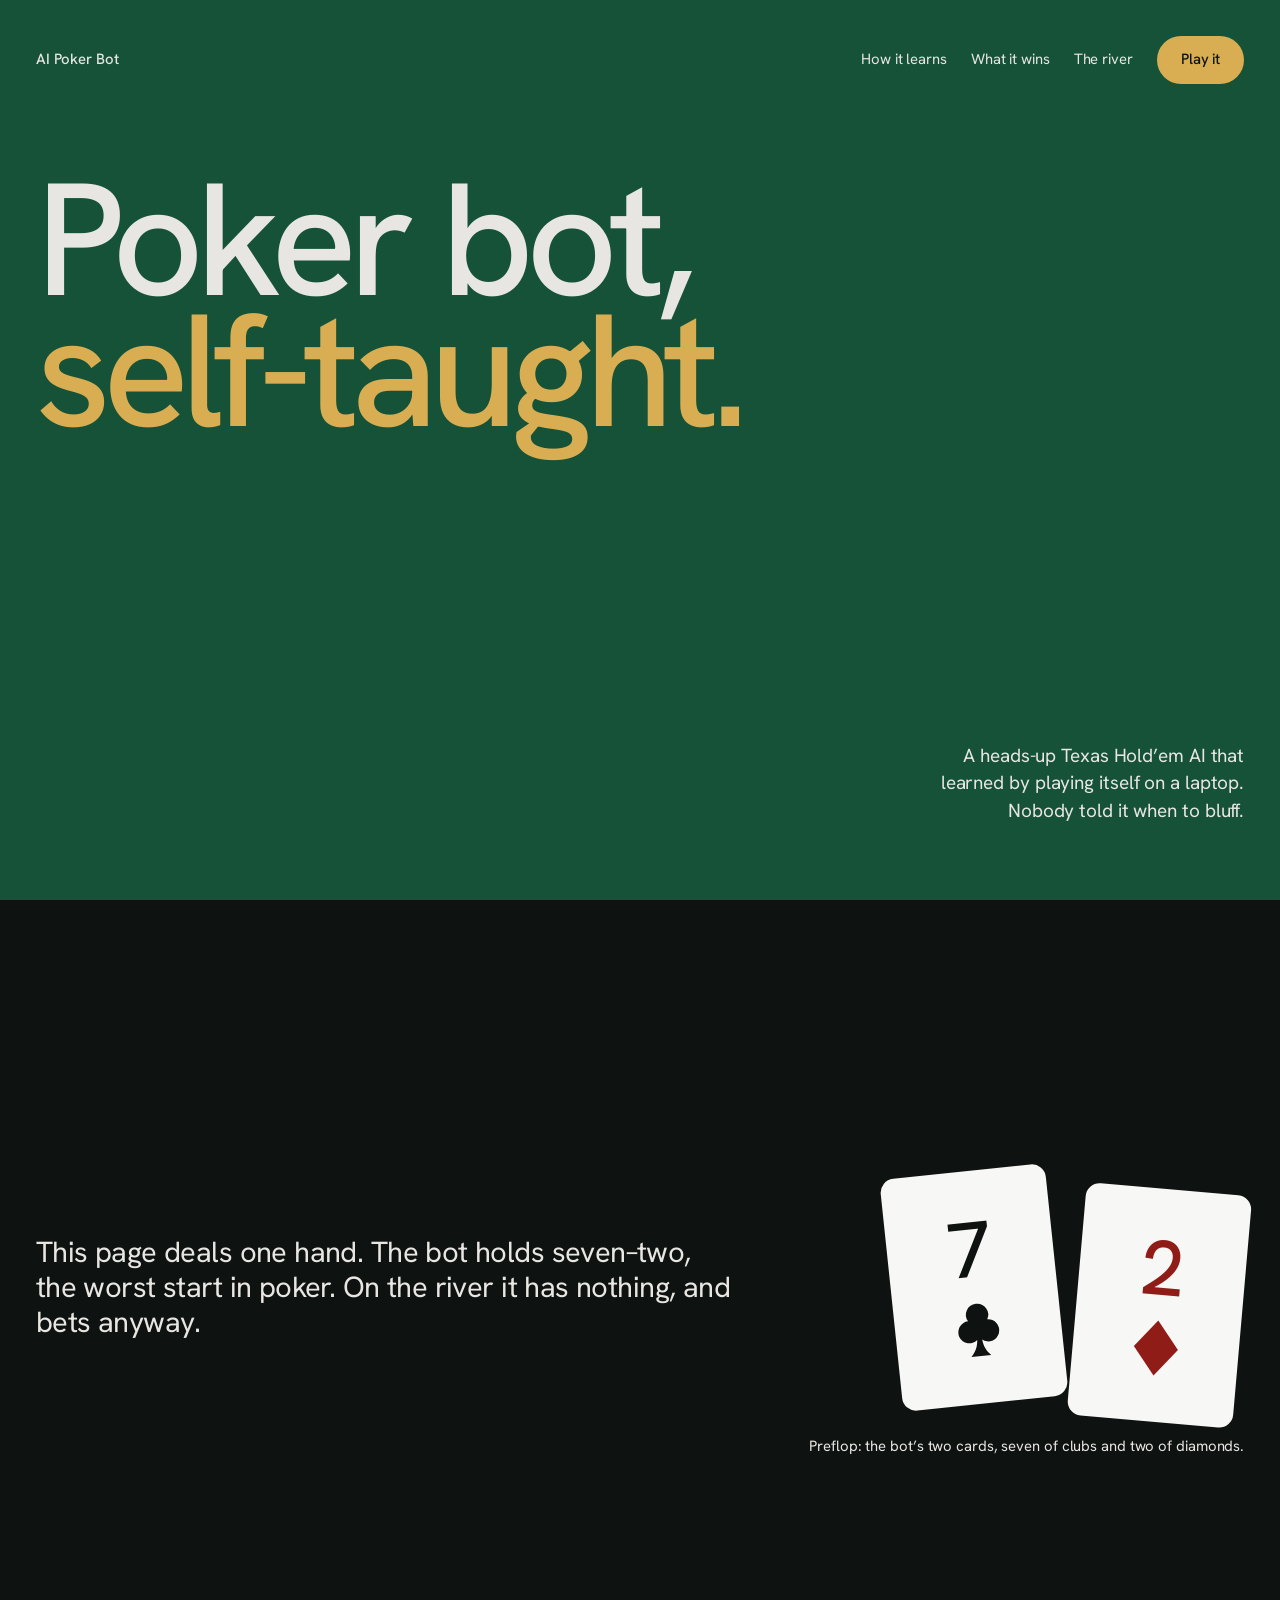
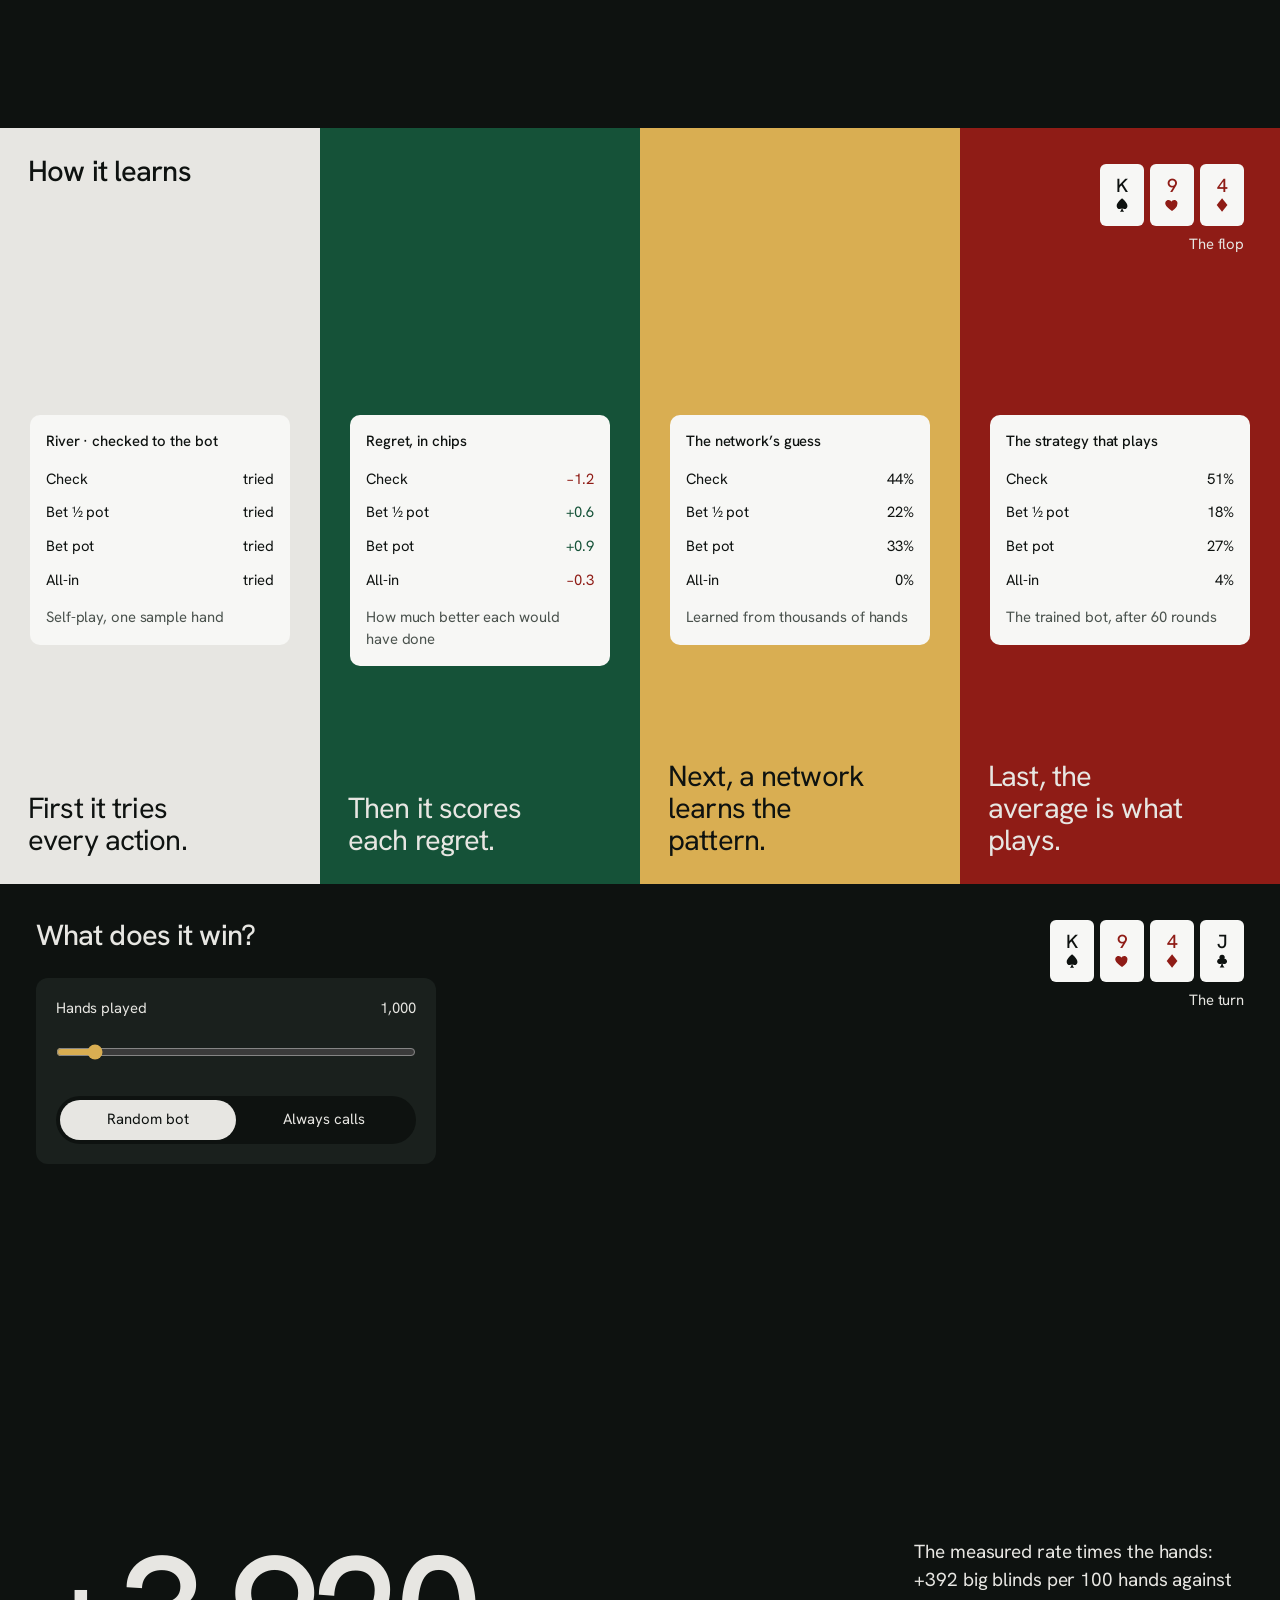
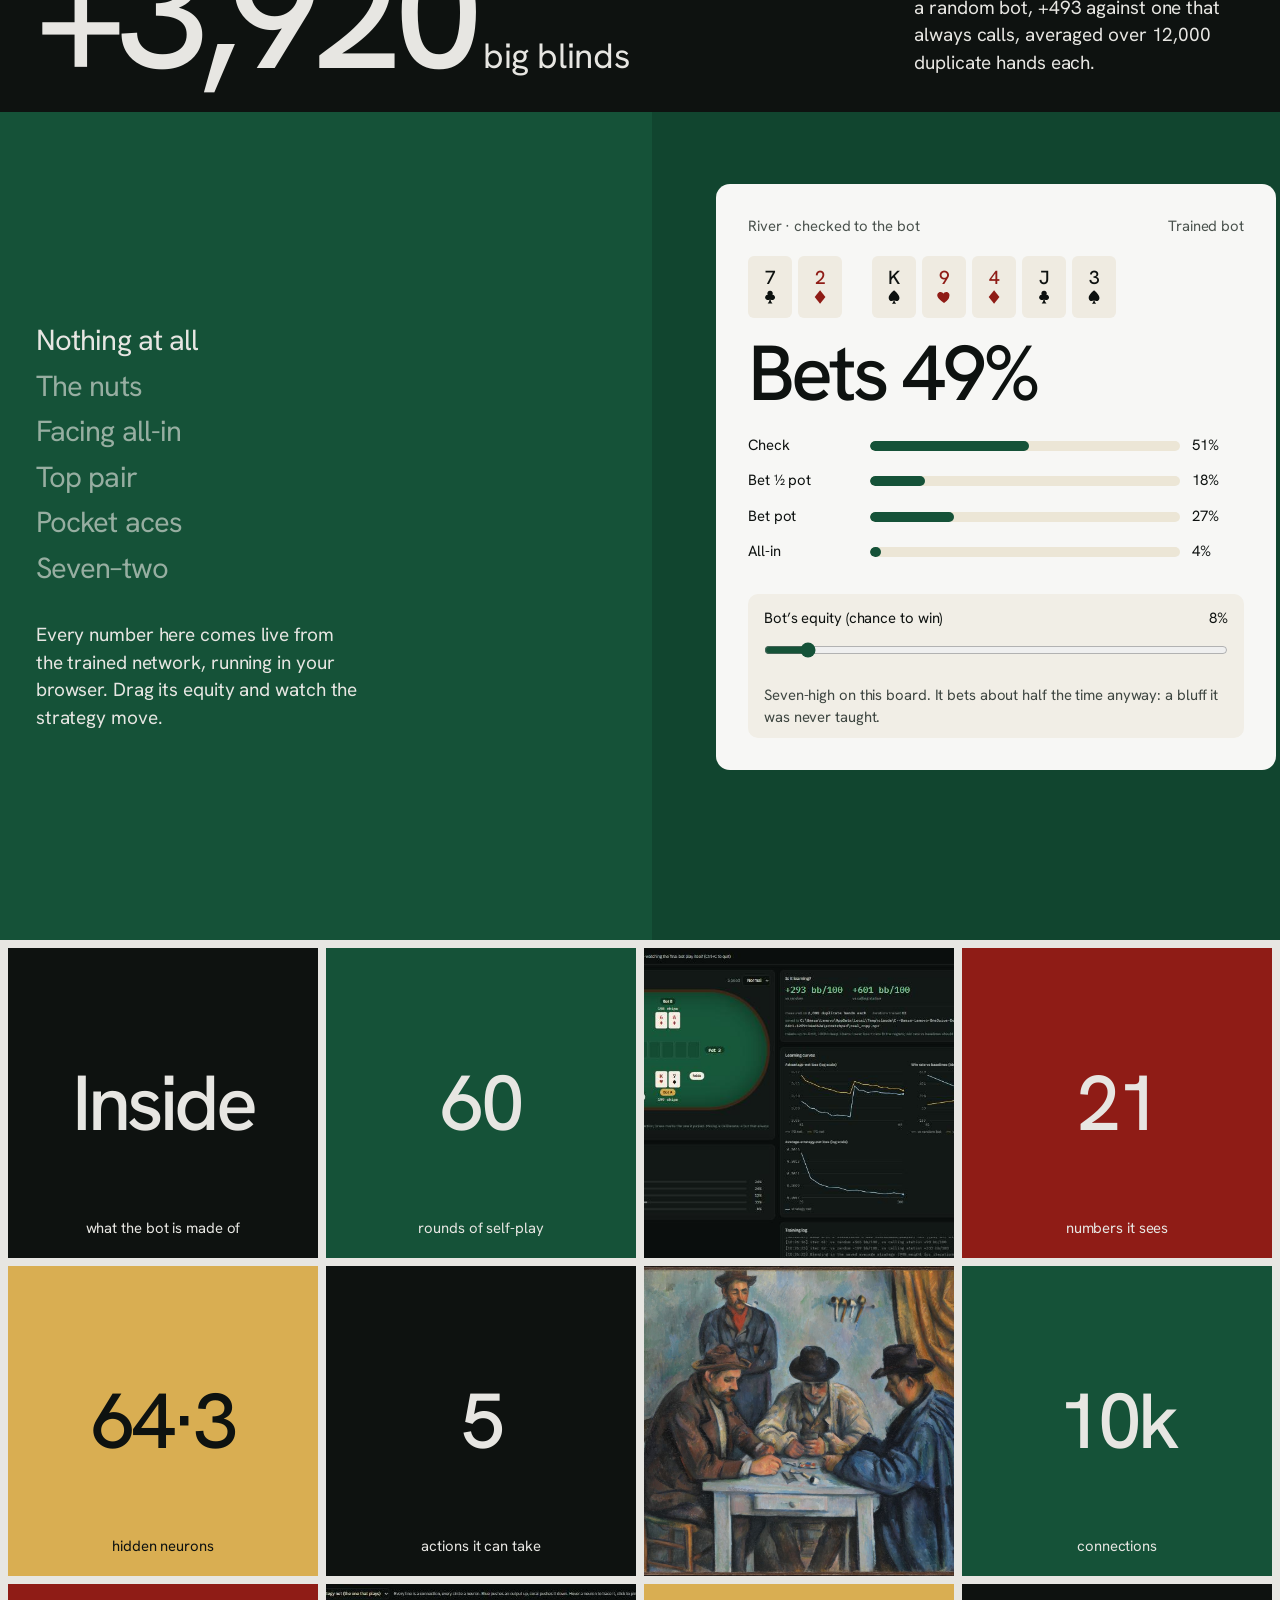
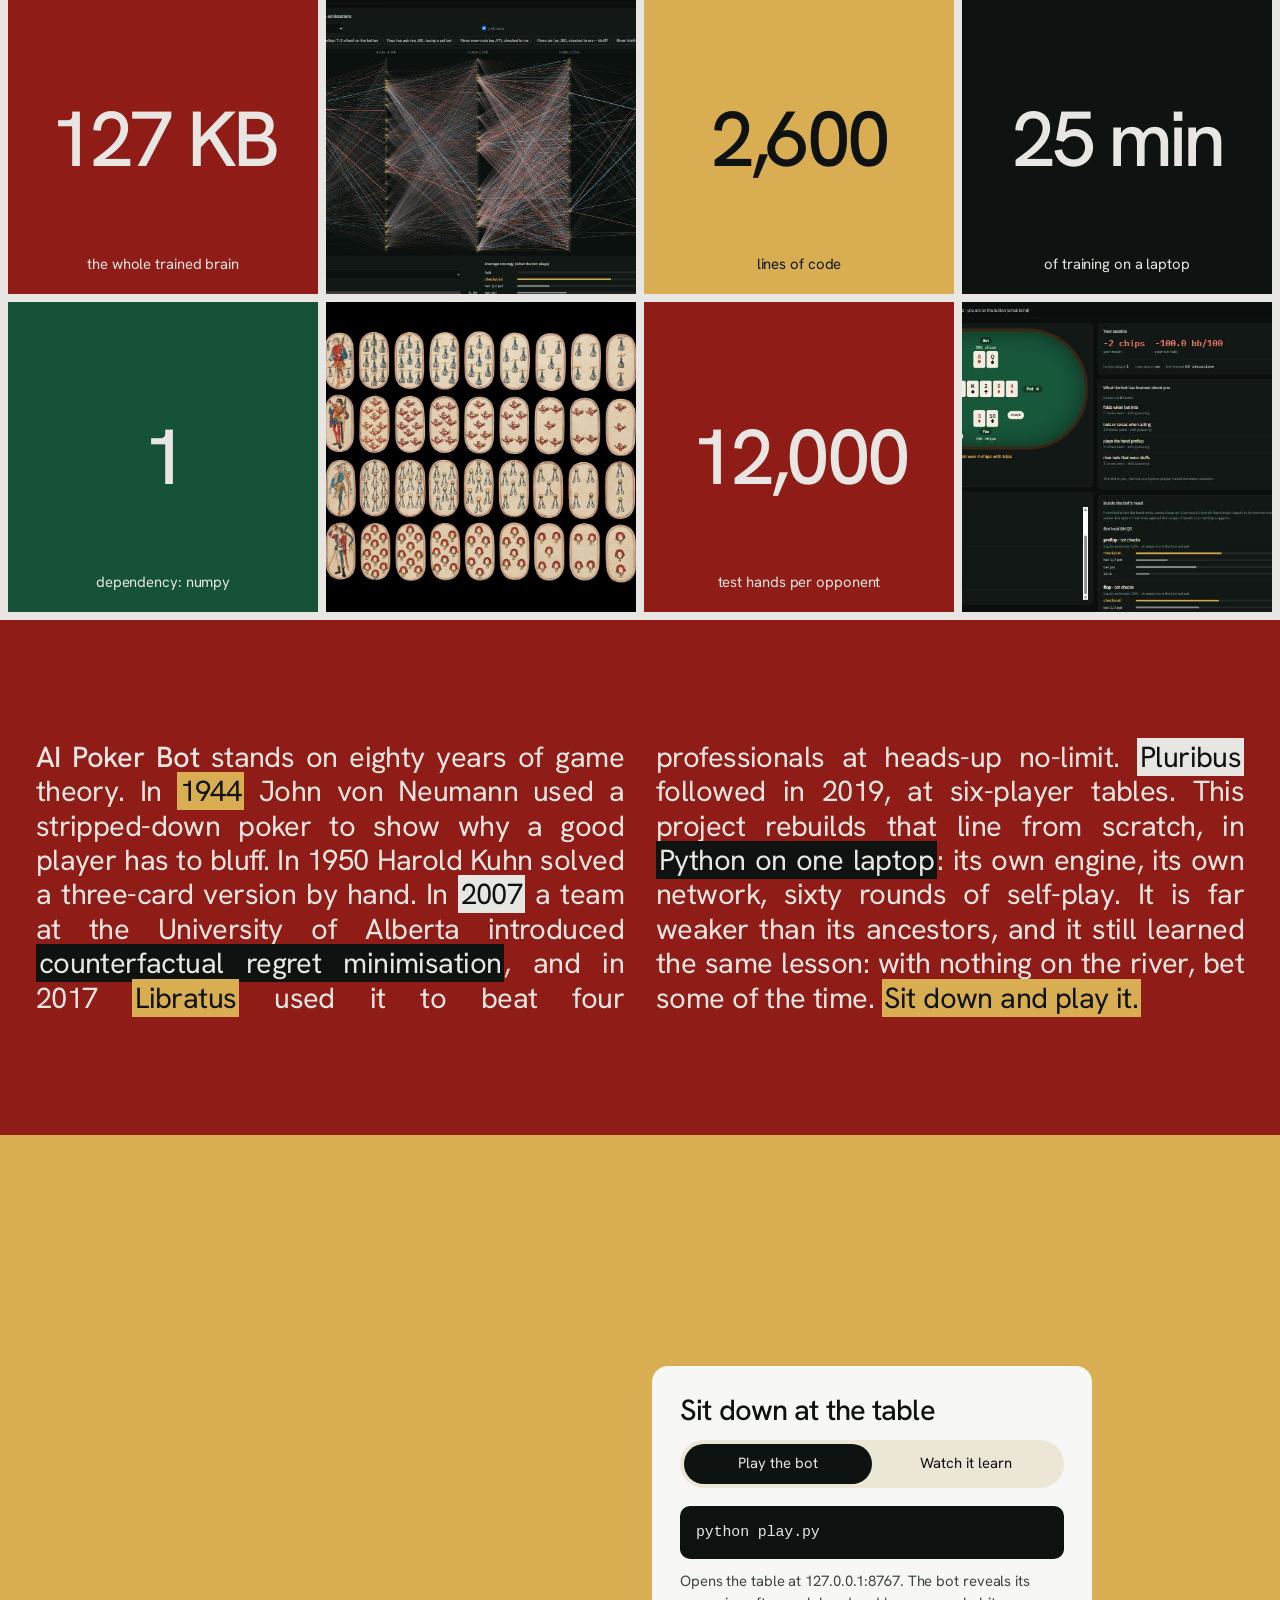
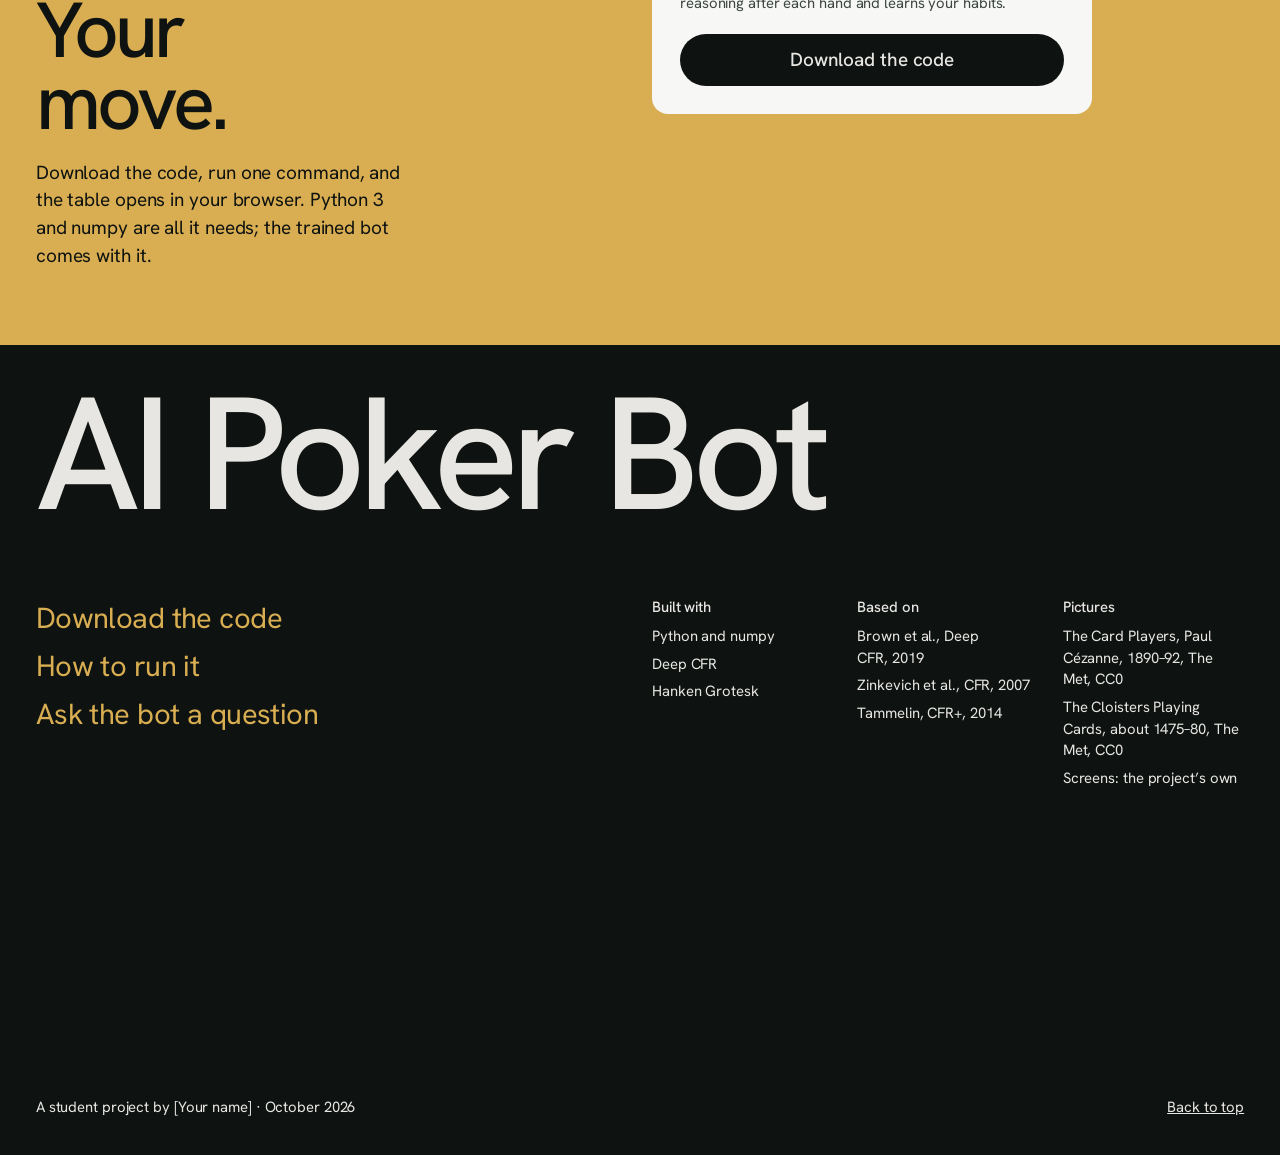
<file: showcase/index.html>
<!doctype html>
<html lang="en">
<head>
<meta charset="utf-8">
<meta name="viewport" content="width=device-width, initial-scale=1">
<title>AI Poker Bot · a self-taught Texas Hold’em player</title>
<meta name="description" content="A heads-up no-limit Texas Hold’em AI that learned by playing itself on a laptop, with Deep CFR. It taught itself to bluff.">
<link rel="preconnect" href="https://fonts.googleapis.com">
<link rel="preconnect" href="https://fonts.gstatic.com" crossorigin>
<link href="https://fonts.googleapis.com/css2?family=Hanken+Grotesk:wght@400;500&display=swap" rel="stylesheet">
<style>
:root {
  --felt: #155238;
  --felt-stage: #11452F;
  --black: #0E1210;
  --ivory: #E7E6E2;
  --red: #8F1C16;
  --brass: #D9AE52;
  --paper: #F7F7F5;
  --step-small: clamp(0.875rem, 0.85rem + 0.1vw, 0.9375rem);
  --step-body: clamp(1.0625rem, 1rem + 0.25vw, 1.1875rem);
  --step-lead: clamp(1.375rem, 1.1rem + 0.9vw, 2.125rem);
  --step-head: clamp(2.5rem, 1.2rem + 4.6vw, 5.5rem);
  --step-display: clamp(3.5rem, 12.5vw, 13rem);
  --m: clamp(16px, 2.8vw, 40px);
  --ease-out: cubic-bezier(0.23, 1, 0.32, 1);
}
* { box-sizing: border-box; margin: 0; }
html { -webkit-font-smoothing: antialiased; scroll-behavior: smooth; }
body { font-family: "Hanken Grotesk", system-ui, sans-serif; font-size: var(--step-body); line-height: 1.45; letter-spacing: -0.005em; background: var(--black); color: var(--ivory); }
a { color: inherit; }
img { display: block; max-width: 100%; }
button, input { font: inherit; color: inherit; }
:focus-visible { outline: 3px solid var(--brass); outline-offset: 3px; }
.num { font-variant-numeric: tabular-nums; }
.field { position: relative; min-height: 92svh; padding: var(--m); overflow: hidden; }
.f-felt { background: var(--felt); color: var(--ivory); }
.f-black { background: var(--black); color: var(--ivory); }
.f-ivory { background: var(--ivory); color: var(--black); }
.f-red { background: var(--red); color: var(--ivory); }
.f-brass { background: var(--brass); color: var(--black); }
h1, h2, h3 { font-weight: 500; letter-spacing: -0.05em; line-height: 0.9; text-wrap: balance; }
p { text-wrap: pretty; }

.btn { display: inline-flex; align-items: center; justify-content: center; min-height: 48px; padding: 0 24px; border: 0; border-radius: 999px;
  background: var(--brass); color: var(--black); font-weight: 500; text-decoration: none; cursor: pointer;
  transition: transform 160ms var(--ease-out), background-color 160ms var(--ease-out); }
.btn:hover { background: #E7C06A; }
.btn:active { transform: scale(0.97); }
.btn.dark { background: var(--black); color: var(--ivory); }
.btn.dark:hover { background: #26302B; }

.pc { width: 44px; height: 62px; border-radius: 6px; background: var(--paper); color: var(--black); display: inline-flex; flex-direction: column;
  align-items: center; justify-content: center; gap: 2px; line-height: 1; font-weight: 500; font-size: var(--step-body); }
.pc .s { width: 0.85em; height: 0.85em; fill: currentColor; }
.pc.red { color: var(--red); }
.pc.big { width: clamp(120px, 13vw, 190px); height: clamp(168px, 18.2vw, 266px); border-radius: 14px; font-size: var(--step-head); gap: 8px; }
.board { position: absolute; top: var(--m); right: var(--m); display: flex; flex-direction: column; align-items: flex-end; gap: 8px; z-index: 1; }
.board .cards { display: flex; gap: 6px; }
.board p { font-size: var(--step-small); }

/* hero */
.hero { min-height: 100svh; display: grid; grid-template-rows: auto 1fr auto; }
.nav { display: flex; align-items: center; justify-content: space-between; gap: 24px; font-size: var(--step-small); }
.nav .links { display: flex; align-items: center; gap: 24px; }
.nav .links a { text-decoration: none; }
.nav .links a:not(.btn):hover { text-decoration: underline; text-underline-offset: 4px; }
.hero h1 { font-size: var(--step-display); line-height: 0.82; letter-spacing: -0.05em; margin-top: 10svh; }
.lines .line { display: block; overflow: hidden; padding-bottom: 0.2em; margin-bottom: -0.2em; }
.lines [data-line] { display: block; }
.hero .l2 { color: var(--brass); }
.hero .support { justify-self: end; max-width: 30ch; font-size: var(--step-body); text-align: right; margin-bottom: 40px; }

/* preflop */
.preflop { display: grid; grid-template-columns: repeat(12, 1fr); column-gap: 24px; align-items: center; align-content: center; }
.preflop .statement { grid-column: 1 / span 7; font-size: var(--step-lead); line-height: 1.2; letter-spacing: -0.02em; }
.preflop .hand { grid-column: 8 / span 5; display: flex; gap: 20px; justify-content: flex-end; }
.preflop .hand .pc:nth-child(1) { transform: rotate(-6deg); }
.preflop .hand .pc:nth-child(2) { transform: rotate(5deg) translateY(18px); }
.preflop .caption { grid-column: 8 / span 5; text-align: right; font-size: var(--step-small); margin-top: 32px; }

/* flop: how it learns */
.strip { display: grid; grid-template-columns: repeat(4, 1fr); }
.strip .col { position: relative; min-height: 84svh; padding: 28px; display: flex; flex-direction: column; }
.strip h2 { font-size: var(--step-lead); letter-spacing: -0.03em; line-height: 1.05; }
.strip .card-wrap { position: absolute; top: 38%; left: 50%; transform: translateX(-50%); transition: transform 150ms var(--ease-out); }
.strip .col:hover .card-wrap { transform: translateX(-50%) translateY(-6px); }
.strip .clause { margin-top: auto; font-size: var(--step-lead); line-height: 1.1; letter-spacing: -0.03em; max-width: 13ch; }
.dcard { width: 260px; background: var(--paper); color: var(--black); border-radius: 10px; padding: 16px; font-size: var(--step-small); }
.dcard .t { font-weight: 500; margin-bottom: 10px; }
.dcard .row { display: flex; justify-content: space-between; padding: 6px 0; font-variant-numeric: tabular-nums; }
.dcard .sub { margin-top: 10px; color: #4A524D; }
.pos { color: #155238; } .neg { color: var(--red); }

/* turn: what it wins */
.wins { display: flex; flex-direction: column; justify-content: space-between; min-height: 92svh; }
.wins h2 { font-size: var(--step-lead); letter-spacing: -0.03em; line-height: 1.05; }
.control { width: min(400px, 100%); margin-top: 28px; background: #1A201D; border-radius: 12px; padding: 20px; }
.control label { display: flex; justify-content: space-between; font-size: var(--step-small); margin-bottom: 10px; }
.control input[type=range] { width: 100%; accent-color: var(--brass); height: 44px; }
.seg { display: flex; background: #0E1210; border-radius: 999px; padding: 4px; margin-top: 14px; }
.seg button { flex: 1; min-height: 40px; border: 0; border-radius: 999px; background: transparent; cursor: pointer; font-size: var(--step-small); transition: background-color 160ms var(--ease-out); }
.seg button[aria-pressed=true] { background: var(--ivory); color: var(--black); }
.wins .bottom { display: flex; justify-content: space-between; align-items: flex-end; gap: 32px; flex-wrap: wrap; }
.figure { font-size: var(--step-display); line-height: 0.8; letter-spacing: -0.05em; font-weight: 500; font-variant-numeric: tabular-nums; }
.figure small { font-size: 0.22em; letter-spacing: -0.01em; margin-left: 0.2em; font-weight: 400; }
.wins .how { max-width: 30ch; }

/* river */
.river { display: grid; grid-template-columns: repeat(12, 1fr); column-gap: 24px; padding: 0; min-height: 92svh; }
.river .names { grid-column: 1 / span 5; padding: calc(var(--m) * 2) var(--m); display: flex; flex-direction: column; justify-content: center; gap: 4px; }
.river .names button { text-align: left; background: none; border: 0; cursor: pointer; font-size: var(--step-lead); line-height: 1.15; letter-spacing: -0.03em;
  color: rgba(231, 230, 226, 0.62); padding: 4px 0; transition: color 160ms var(--ease-out), transform 160ms var(--ease-out); }
.river .names button:hover { color: var(--ivory); transform: translateX(6px); }
.river .names button[aria-pressed=true] { color: var(--ivory); }
.river .names p { max-width: 34ch; margin-top: 28px; }
.river .stage { grid-column: 7 / span 6; background: var(--felt-stage); position: relative; overflow: hidden; min-height: 92svh; }
.sheet { position: absolute; top: 72px; left: 64px; width: 560px; background: var(--paper); color: var(--black); border-radius: 14px; padding: 32px;
  transition: opacity 200ms var(--ease-out); }
.sheet .head { display: flex; justify-content: space-between; gap: 16px; font-size: var(--step-small); color: #4A524D; }
.sheet .cards { display: flex; gap: 6px; margin: 18px 0; align-items: center; }
.sheet .cards .gap { width: 18px; }
.sheet .pc { background: #EFEBE1; }
.sheet .verdict { font-size: var(--step-head); letter-spacing: -0.05em; line-height: 0.95; font-weight: 500; margin: 6px 0 18px; font-variant-numeric: tabular-nums; }
.sheet .act { display: grid; grid-template-columns: 110px 1fr 52px; gap: 12px; align-items: center; padding: 7px 0; font-size: var(--step-small); font-variant-numeric: tabular-nums; }
.sheet .act .bar { height: 10px; background: #ECE6D6; border-radius: 999px; overflow: hidden; }
.sheet .act .bar i { display: block; height: 100%; background: var(--felt); border-radius: 999px; transition: width 220ms var(--ease-out); }
.sheet .act.off { color: #9AA19C; }
.sheet .eq { margin-top: 24px; padding: 14px 16px 10px; background: #F1EEE6; border-radius: 10px; }
.sheet .eq label { display: flex; justify-content: space-between; font-size: var(--step-small); }
.sheet .eq input { width: 100%; height: 40px; accent-color: var(--felt); }
.sheet .note { font-size: var(--step-small); color: #3E4641; margin-top: 8px; }

/* showdown: gallery */
.gallery { padding: 8px; min-height: auto; }
.tiles { display: grid; grid-template-columns: repeat(4, 1fr); gap: 8px; }
.tile { aspect-ratio: 1; position: relative; display: flex; align-items: center; justify-content: center; overflow: hidden; }
.tile .big { font-size: var(--step-head); letter-spacing: -0.05em; line-height: 1; font-weight: 500; font-variant-numeric: tabular-nums; }
.tile .cap { position: absolute; bottom: 18px; left: 0; right: 0; text-align: center; font-size: var(--step-small); padding: 0 12px; }
.tile img { width: 100%; height: 100%; object-fit: cover; }
.t-black { background: var(--black); color: var(--ivory); } .t-felt { background: var(--felt); color: var(--ivory); }
.t-red { background: var(--red); color: var(--ivory); } .t-brass { background: var(--brass); color: var(--black); }
.t-pic { background: var(--black); }

/* history */
.history { padding: 120px var(--m); min-height: auto; }
.history .story { columns: 2; column-gap: 32px; font-size: var(--step-lead); line-height: 1.18; letter-spacing: -0.02em; text-align: justify; hyphens: auto; }
.hl { box-decoration-break: clone; -webkit-box-decoration-break: clone; padding: 0 0.1em; }
.hl-b { background: var(--brass); color: var(--black); } .hl-i { background: var(--ivory); color: var(--black); } .hl-k { background: var(--black); color: var(--ivory); }
.history a.hl { text-decoration: none; }
.history a.hl:hover { background: var(--ivory); }

/* your move */
.move { display: grid; grid-template-columns: repeat(12, 1fr); column-gap: 24px; min-height: 90svh; }
.move .close { grid-column: 1 / span 5; align-self: end; padding-bottom: 40px; }
.move h2 { font-size: var(--step-head); line-height: 0.92; }
.move .close p { margin-top: 20px; max-width: 34ch; }
.dialog { grid-column: 7 / span 5; align-self: center; width: min(440px, 100%); background: var(--paper); color: var(--black); border-radius: 16px; padding: 28px; }
.dialog h3 { font-size: var(--step-lead); letter-spacing: -0.03em; line-height: 1.1; }
.dialog .seg { background: #ECE6D6; }
.dialog .seg button[aria-pressed=true] { background: var(--black); color: var(--ivory); }
.dialog pre { margin-top: 18px; background: var(--black); color: var(--ivory); border-radius: 10px; padding: 16px; font-size: var(--step-small); overflow-x: auto; }
.dialog .hint { font-size: var(--step-small); color: #3E4641; margin: 12px 0 20px; }
.dialog .btn { width: 100%; min-height: 52px; }

/* footer */
.foot { padding: var(--m); min-height: 90svh; display: flex; flex-direction: column; }
.foot .name { font-size: var(--step-display); line-height: 0.9; letter-spacing: -0.05em; font-weight: 500; white-space: nowrap; }
.foot .row { display: grid; grid-template-columns: repeat(12, 1fr); column-gap: 24px; margin-top: 72px; }
.foot .places { grid-column: 1 / span 5; display: flex; flex-direction: column; gap: 6px; }
.foot .places a { font-size: var(--step-lead); color: var(--brass); text-decoration: none; letter-spacing: -0.02em; }
.foot .places a:hover { text-decoration: underline; text-underline-offset: 6px; }
.foot .cols { grid-column: 7 / span 6; display: grid; grid-template-columns: repeat(3, 1fr); gap: 24px; font-size: var(--step-small); }
.foot .cols p { margin-bottom: 6px; }
.foot .cols b { font-weight: 500; display: block; margin-bottom: 8px; }
.foot .legal { margin-top: auto; padding-top: 96px; display: flex; justify-content: space-between; font-size: var(--step-small); }

/* motion */
@media (prefers-reduced-motion: no-preference) {
  .js .lines [data-line] { transform: translateY(105%); animation: line-up 900ms var(--ease-out) forwards; animation-delay: calc(var(--i) * 110ms + 150ms); }
  .js .hero .support, .js .hero .nav { opacity: 0; animation: fade-up 700ms var(--ease-out) 600ms forwards; }
  .js [data-reveal] { opacity: 0; transform: translateY(24px); transition: opacity 700ms var(--ease-out), transform 700ms var(--ease-out); transition-delay: calc(var(--d, 0) * 80ms); }
  .js [data-reveal].in { opacity: 1; transform: none; }
  .js .deal .pc { opacity: 0; transform: translateY(-28px) rotate(-8deg); transition: opacity 500ms var(--ease-out), transform 500ms var(--ease-out); transition-delay: calc(var(--k, 0) * 90ms + 200ms); }
  .js .deal.in .pc { opacity: 1; transform: none; }
  .js .preflop .hand.in .pc:nth-child(1) { transform: rotate(-6deg); }
  .js .preflop .hand.in .pc:nth-child(2) { transform: rotate(5deg) translateY(18px); }
  .tile img { animation: drift 14s ease-in-out infinite alternate; }
}
@media (prefers-reduced-motion: reduce) { * { transition: none !important; animation: none !important; } }
@keyframes line-up { to { transform: none; } }
@keyframes fade-up { from { opacity: 0; transform: translateY(12px); } to { opacity: 1; transform: none; } }
@keyframes drift { from { transform: scale(1); } to { transform: scale(1.07); } }

@media (max-width: 1100px) and (min-width: 761px) { .strip { grid-template-columns: repeat(2, 1fr); } }

/* phone */
@media (max-width: 760px) {
  .nav .links a:not(.btn) { display: none; }
  .hero h1 { margin-top: 16svh; font-size: 15.5vw; }
  .hero .support { justify-self: start; text-align: left; margin-bottom: 24px; }
  .preflop { display: flex; flex-direction: column; align-items: flex-start; gap: 40px; padding-top: 96px; }
  .preflop .hand { justify-content: flex-start; }
  .preflop .caption { text-align: left; margin-top: 0; }
  .strip { grid-template-columns: 1fr; }
  .strip .col { min-height: 64svh; padding: 20px; }
  .strip .card-wrap { position: static; transform: none; margin-top: 32px; }
  .strip .col:hover .card-wrap { transform: none; }
  .strip .clause { margin-top: 24px; order: -1; }
  .strip h2 { order: -2; margin-bottom: 8px; }
  .wins { min-height: 84svh; padding-top: 112px; }
  .wins .bottom { flex-direction: column; align-items: flex-start; }
  .river { display: block; }
  .river .names { padding: 112px 16px 24px; flex-direction: row; flex-wrap: wrap; gap: 4px 20px; justify-content: flex-start; }
  .river .names button { white-space: nowrap; }
  .river .names p { display: none; }
  .river .stage { min-height: 82svh; }
  .sheet { left: 16px; top: 24px; width: calc(100% - 32px); max-width: 560px; padding: 22px; }
  .tiles { grid-template-columns: repeat(2, 1fr); gap: 6px; }
  .history { padding: 96px 18px; }
  .history .story { columns: 1; line-height: 1.25; text-align: left; }
  .move { display: flex; flex-direction: column; justify-content: space-between; gap: 40px; min-height: 84svh; }
  .move .close { padding-bottom: 0; }
  .dialog { width: 100%; }
  .foot .row { display: flex; flex-direction: column; gap: 40px; margin-top: 48px; }
  .foot .cols { grid-template-columns: 1fr 1fr; }
  .foot .legal { padding-top: 64px; }
}
</style>
</head>
<body>
<svg width="0" height="0" style="position:absolute" aria-hidden="true">
  <symbol id="spade" viewBox="0 0 24 24"><path d="M12 2s-8 6.3-8 11.2C4 16 6 18 8.4 18c1.3 0 2.4-.5 3-1.2-.2 2-1 3.6-2.6 5.2h6.4c-1.6-1.6-2.4-3.2-2.6-5.2.6.7 1.7 1.2 3 1.2C18 18 20 16 20 13.2 20 8.3 12 2 12 2z"/></symbol>
  <symbol id="heart" viewBox="0 0 24 24"><path d="M12 21s-7.6-4.6-9.6-9.3C.9 8.3 3 4.5 6.7 4.5c2.2 0 3.6 1.2 4.3 2.5.7-1.3 2.1-2.5 4.3-2.5 3.7 0 5.8 3.8 4.3 7.2C19.6 16.4 12 21 12 21z"/></symbol>
  <symbol id="diamond" viewBox="0 0 24 24"><path d="M12 2l8 10-8 10-8-10z"/></symbol>
  <symbol id="club" viewBox="0 0 24 24"><path d="M12 2.5a4 4 0 0 1 3.5 6 4 4 0 1 1-2.6 7.1c.2 2.4 1 4.2 2.7 5.9H8.4c1.7-1.7 2.5-3.5 2.7-5.9a4 4 0 1 1-2.6-7.1 4 4 0 0 1 3.5-6z"/></symbol>
</svg>

<header class="field f-felt hero" id="top">
  <nav class="nav" aria-label="Main">
    <a href="#top" style="text-decoration:none;font-weight:500">AI Poker Bot</a>
    <div class="links">
      <a href="#learn">How it learns</a>
      <a href="#wins">What it wins</a>
      <a href="#river">The river</a>
      <a class="btn" href="#play">Play it</a>
    </div>
  </nav>
  <h1 class="lines">
    <span class="line"><span data-line style="--i:0">Poker bot,</span></span>
    <span class="line"><span data-line style="--i:1" class="l2">self-taught.</span></span>
  </h1>
  <p class="support">A heads-up Texas Hold’em AI that learned by playing itself on a laptop. Nobody told it when to bluff.</p>
</header>

<section class="field f-black preflop" aria-label="Preflop">
  <p class="statement" data-reveal>This page deals one hand. The bot holds seven–two, the worst start in poker. On the river it has nothing, and bets anyway.</p>
  <div class="hand deal" data-reveal>
    <div class="pc big" style="--k:0"><span>7</span><svg class="s" role="img" aria-label="clubs"><use href="#club"/></svg></div>
    <div class="pc big red" style="--k:1"><span>2</span><svg class="s" role="img" aria-label="diamonds"><use href="#diamond"/></svg></div>
  </div>
  <p class="caption" data-reveal style="--d:2">Preflop: the bot’s two cards, seven of clubs and two of diamonds.</p>
</section>

<section class="strip" id="learn" aria-label="The flop: how it learns">
  <div class="col f-ivory">
    <h2 data-reveal>How it learns</h2>
    <div class="card-wrap">
      <div class="dcard" data-ui data-reveal style="--d:1">
        <p class="t">River · checked to the bot</p>
        <div class="row"><span>Check</span><span>tried</span></div>
        <div class="row"><span>Bet ½ pot</span><span>tried</span></div>
        <div class="row"><span>Bet pot</span><span>tried</span></div>
        <div class="row"><span>All-in</span><span>tried</span></div>
        <p class="sub">Self-play, one sample hand</p>
      </div>
    </div>
    <p class="clause" data-reveal style="--d:2">First it tries every action.</p>
  </div>
  <div class="col f-felt">
    <div class="card-wrap">
      <div class="dcard" data-ui data-reveal style="--d:1">
        <p class="t">Regret, in chips</p>
        <div class="row"><span>Check</span><span class="neg">−1.2</span></div>
        <div class="row"><span>Bet ½ pot</span><span class="pos">+0.6</span></div>
        <div class="row"><span>Bet pot</span><span class="pos">+0.9</span></div>
        <div class="row"><span>All-in</span><span class="neg">−0.3</span></div>
        <p class="sub">How much better each would have done</p>
      </div>
    </div>
    <p class="clause" data-reveal style="--d:2">Then it scores each regret.</p>
  </div>
  <div class="col f-brass">
    <div class="card-wrap">
      <div class="dcard" data-ui data-reveal style="--d:1">
        <p class="t">The network’s guess</p>
        <div class="row"><span>Check</span><span>44%</span></div>
        <div class="row"><span>Bet ½ pot</span><span>22%</span></div>
        <div class="row"><span>Bet pot</span><span>33%</span></div>
        <div class="row"><span>All-in</span><span>0%</span></div>
        <p class="sub">Learned from thousands of hands</p>
      </div>
    </div>
    <p class="clause" data-reveal style="--d:2">Next, a network learns the pattern.</p>
  </div>
  <div class="col f-red">
    <div class="card-wrap">
      <div class="dcard" data-ui data-reveal style="--d:1">
        <p class="t">The strategy that plays</p>
        <div class="row"><span>Check</span><span>51%</span></div>
        <div class="row"><span>Bet ½ pot</span><span>18%</span></div>
        <div class="row"><span>Bet pot</span><span>27%</span></div>
        <div class="row"><span>All-in</span><span>4%</span></div>
        <p class="sub">The trained bot, after 60 rounds</p>
      </div>
    </div>
    <p class="clause" data-reveal style="--d:2">Last, the average is what plays.</p>
    <div class="board deal" data-reveal>
      <div class="cards"><div class="pc" style="--k:0"><span>K</span><svg class="s" role="img" aria-label="spades"><use href="#spade"/></svg></div><div class="pc red" style="--k:1"><span>9</span><svg class="s" role="img" aria-label="hearts"><use href="#heart"/></svg></div><div class="pc red" style="--k:2"><span>4</span><svg class="s" role="img" aria-label="diamonds"><use href="#diamond"/></svg></div></div>
      <p>The flop</p>
    </div>
  </div>
</section>

<section class="field f-black wins" id="wins" aria-label="The turn: what it wins">
  <div class="board deal" data-reveal>
    <div class="cards"><div class="pc" style="--k:0"><span>K</span><svg class="s" role="img" aria-label="spades"><use href="#spade"/></svg></div><div class="pc red" style="--k:1"><span>9</span><svg class="s" role="img" aria-label="hearts"><use href="#heart"/></svg></div><div class="pc red" style="--k:2"><span>4</span><svg class="s" role="img" aria-label="diamonds"><use href="#diamond"/></svg></div><div class="pc" style="--k:3"><span>J</span><svg class="s" role="img" aria-label="clubs"><use href="#club"/></svg></div></div>
    <p>The turn</p>
  </div>
  <div>
    <h2 data-reveal>What does it win?</h2>
    <div class="control" data-ui data-reveal style="--d:1">
      <label for="hands"><span>Hands played</span><output id="handsOut" class="num">1,000</output></label>
      <input id="hands" type="range" min="100" max="10000" step="100" value="1000" aria-describedby="howWins">
      <div class="seg" role="group" aria-label="Opponent">
        <button type="button" data-rate="392" aria-pressed="true">Random bot</button>
        <button type="button" data-rate="493" aria-pressed="false">Always calls</button>
      </div>
    </div>
  </div>
  <div class="bottom">
    <p class="figure" data-reveal><span id="figure">+3,920</span><small>big blinds</small></p>
    <p class="how" id="howWins" data-reveal style="--d:1">The measured rate times the hands: +392 big blinds per 100 hands against a random bot, +493 against one that always calls, averaged over 12,000 duplicate hands each.</p>
  </div>
</section>

<section class="field f-felt river" id="river" aria-label="The river: what the bot does">
  <div class="names" role="group" aria-label="Situations">
    <button type="button" data-spot="air" aria-pressed="true">Nothing at all</button>
    <button type="button" data-spot="nuts" aria-pressed="false">The nuts</button>
    <button type="button" data-spot="allin" aria-pressed="false">Facing all-in</button>
    <button type="button" data-spot="toppair" aria-pressed="false">Top pair</button>
    <button type="button" data-spot="aces" aria-pressed="false">Pocket aces</button>
    <button type="button" data-spot="seventwo" aria-pressed="false">Seven–two</button>
    <p>Every number here comes live from the trained network, running in your browser. Drag its equity and watch the strategy move.</p>
  </div>
  <div class="stage">
    <div class="sheet" id="sheet" data-ui aria-live="polite">
      <div class="head"><span id="sStreet">River · checked to the bot</span><span>Trained bot</span></div>
      <div class="cards" id="sCards"><div class="pc"><span>7</span><svg class="s" role="img" aria-label="clubs"><use href="#club"/></svg></div><div class="pc red"><span>2</span><svg class="s" role="img" aria-label="diamonds"><use href="#diamond"/></svg></div><span class="gap"></span><div class="pc"><span>K</span><svg class="s" role="img" aria-label="spades"><use href="#spade"/></svg></div><div class="pc red"><span>9</span><svg class="s" role="img" aria-label="hearts"><use href="#heart"/></svg></div><div class="pc red"><span>4</span><svg class="s" role="img" aria-label="diamonds"><use href="#diamond"/></svg></div><div class="pc"><span>J</span><svg class="s" role="img" aria-label="clubs"><use href="#club"/></svg></div><div class="pc"><span>3</span><svg class="s" role="img" aria-label="spades"><use href="#spade"/></svg></div></div>
      <p class="verdict" id="sVerdict">Bets 49%</p>
      <div id="sActs">
        <div class="act"><span>Check</span><span class="bar"><i style="width:51%"></i></span><span>51%</span></div>
        <div class="act"><span>Bet ½ pot</span><span class="bar"><i style="width:18%"></i></span><span>18%</span></div>
        <div class="act"><span>Bet pot</span><span class="bar"><i style="width:27%"></i></span><span>27%</span></div>
        <div class="act"><span>All-in</span><span class="bar"><i style="width:4%"></i></span><span>4%</span></div>
      </div>
      <div class="eq">
        <label for="eq"><span>Bot’s equity (chance to win)</span><output id="eqOut" class="num">8%</output></label>
        <input id="eq" type="range" min="0" max="100" value="8">
        <p class="note" id="sNote">Seven-high on this board. It bets about half the time anyway: a bluff it was never taught.</p>
      </div>
    </div>
  </div>
</section>

<section class="gallery f-ivory" aria-label="Showdown: what is inside">
  <div class="tiles">
    <div class="tile t-black" data-reveal><span class="big">Inside</span><span class="cap">what the bot is made of</span></div>
    <div class="tile t-felt" data-reveal style="--d:1"><span class="big num">60</span><span class="cap">rounds of self-play</span></div>
    <div class="tile t-pic" data-reveal style="--d:2"><img src="assets/screen-training.jpg" alt="The training dashboard: the bot playing itself, its win rate and its learning curves" width="800" height="505" loading="lazy"></div>
    <div class="tile t-red" data-reveal style="--d:3"><span class="big num">21</span><span class="cap">numbers it sees</span></div>
    <div class="tile t-brass" data-reveal><span class="big num">64·3</span><span class="cap">hidden neurons</span></div>
    <div class="tile t-black" data-reveal style="--d:1"><span class="big num">5</span><span class="cap">actions it can take</span></div>
    <div class="tile t-pic" data-reveal style="--d:2"><img src="assets/the-card-players.jpg" alt="Paul Cézanne, The Card Players, 1890–92: three men at a café table playing cards while a fourth watches" width="1400" height="1115" loading="lazy"></div>
    <div class="tile t-felt" data-reveal style="--d:3"><span class="big num">10k</span><span class="cap">connections</span></div>
    <div class="tile t-red" data-reveal><span class="big num">127 KB</span><span class="cap">the whole trained brain</span></div>
    <div class="tile t-pic" data-reveal style="--d:1"><img src="assets/screen-network.jpg" alt="The network explorer: every neuron and connection of the trained network" width="800" height="505" loading="lazy"></div>
    <div class="tile t-brass" data-reveal style="--d:2"><span class="big num">2,600</span><span class="cap">lines of code</span></div>
    <div class="tile t-black" data-reveal style="--d:3"><span class="big num">25 min</span><span class="cap">of training on a laptop</span></div>
    <div class="tile t-felt" data-reveal><span class="big num">1</span><span class="cap">dependency: numpy</span></div>
    <div class="tile t-pic" data-reveal style="--d:1"><img src="assets/the-cloisters-playing-cards.jpg" alt="The Cloisters Playing Cards, about 1475–80: a complete hand-painted deck laid out in four rows" width="1400" height="843" loading="lazy"></div>
    <div class="tile t-red" data-reveal style="--d:2"><span class="big num">12,000</span><span class="cap">test hands per opponent</span></div>
    <div class="tile t-pic" data-reveal style="--d:3"><img src="assets/screen-play.jpg" alt="The play page: a hand against the bot, with its revealed reasoning" width="800" height="505" loading="lazy"></div>
  </div>
</section>

<section class="field f-red history" aria-label="Where it comes from">
  <p class="story" data-reveal><b style="font-weight:500">AI Poker Bot</b> stands on eighty years of game theory. In <span class="hl hl-b">1944</span> John von Neumann used a stripped-down poker to show why a good player has to bluff. In 1950 Harold Kuhn solved a three-card version by hand. In <span class="hl hl-i">2007</span> a team at the University of Alberta introduced <span class="hl hl-k">counterfactual regret minimisation</span>, and in 2017 <span class="hl hl-b">Libratus</span> used it to beat four professionals at heads-up no-limit. <span class="hl hl-i">Pluribus</span> followed in 2019, at six-player tables. This project rebuilds that line from scratch, in <span class="hl hl-k">Python on one laptop</span>: its own engine, its own network, sixty rounds of self-play. It is far weaker than its ancestors, and it still learned the same lesson: with nothing on the river, bet some of the time. <a class="hl hl-b" href="#play">Sit down and play it.</a></p>
</section>

<section class="field f-brass move" id="play" aria-label="Your move">
  <div class="close">
    <h2 class="lines" data-reveal>Your<br>move.</h2>
    <p data-reveal style="--d:1">Download the code, run one command, and the table opens in your browser. Python 3 and numpy are all it needs; the trained bot comes with it.</p>
  </div>
  <div class="dialog" data-ui data-reveal style="--d:2">
    <h3>Sit down at the table</h3>
    <div class="seg" role="group" aria-label="What to run">
      <button type="button" data-cmd="python play.py" data-hint="Opens the table at 127.0.0.1:8767. The bot reveals its reasoning after each hand and learns your habits." aria-pressed="true">Play the bot</button>
      <button type="button" data-cmd="python train_deep_cfr.py" data-hint="Opens the dashboard at 127.0.0.1:8766 and keeps training the saved bot. Watch the network change live." aria-pressed="false">Watch it learn</button>
    </div>
    <pre><code id="cmd">python play.py</code></pre>
    <p class="hint" id="hint">Opens the table at 127.0.0.1:8767. The bot reveals its reasoning after each hand and learns your habits.</p>
    <a class="btn dark" href="https://github.com/Kartik-Garg-13/AI-Poker-Bot/archive/refs/heads/main.zip">Download the code</a>
  </div>
</section>

<footer class="f-black foot">
  <p class="name" aria-hidden="true">AI Poker Bot</p>
  <div class="row">
    <div class="places">
      <a href="https://github.com/Kartik-Garg-13/AI-Poker-Bot/archive/refs/heads/main.zip">Download the code</a>
      <a href="../README.md">How to run it</a>
      <a href="#river">Ask the bot a question</a>
    </div>
    <div class="cols">
      <div><b>Built with</b><p>Python and numpy</p><p>Deep CFR</p><p>Hanken Grotesk</p></div>
      <div><b>Based on</b><p>Brown et al., Deep CFR, 2019</p><p>Zinkevich et al., CFR, 2007</p><p>Tammelin, CFR+, 2014</p></div>
      <div><b>Pictures</b><p>The Card Players, Paul Cézanne, 1890–92, The Met, CC0</p><p>The Cloisters Playing Cards, about 1475–80, The Met, CC0</p><p>Screens: the project’s own</p></div>
    </div>
  </div>
  <div class="legal"><span>A student project by [Your name] · October 2026</span><a href="#top">Back to top</a></div>
</footer>

<script src="bot.js"></script>
<script>
document.documentElement.classList.add("js");
const $ = s => document.querySelector(s), $$ = s => [...document.querySelectorAll(s)];

const io = new IntersectionObserver(es => es.forEach(e => { if (e.isIntersecting) { e.target.classList.add("in"); io.unobserve(e.target); } }), { threshold: 0.15 });
$$("[data-reveal]").forEach(el => io.observe(el));

const fmt = n => n.toLocaleString("en-US");
let rate = 392;
function updateWins() {
  const hands = +$("#hands").value;
  $("#handsOut").textContent = fmt(hands);
  $("#figure").textContent = "+" + fmt(Math.round(rate * hands / 100));
}
$("#hands").addEventListener("input", updateWins);
$$(".wins .seg button").forEach(b => b.addEventListener("click", () => {
  $$(".wins .seg button").forEach(x => x.setAttribute("aria-pressed", x === b));
  rate = +b.dataset.rate; updateWins();
}));

$$(".dialog .seg button").forEach(b => b.addEventListener("click", () => {
  $$(".dialog .seg button").forEach(x => x.setAttribute("aria-pressed", x === b));
  $("#cmd").textContent = b.dataset.cmd; $("#hint").textContent = b.dataset.hint;
}));

const SUITS = { s: ["spade", "spades"], h: ["heart", "hearts"], d: ["diamond", "diamonds"], c: ["club", "clubs"] };
const card = c => { const [id, name] = SUITS[c.slice(-1)]; return `<div class="pc${/[hd]$/.test(c) ? " red" : ""}"><span>${c.slice(0, -1)}</span><svg class="s" role="img" aria-label="${name}"><use href="#${id}"/></svg></div>`; };
const RIVER = ["Ks", "9h", "4d", "Jc", "3s"];
const SPOTS = {
  air: { street: 3, eq: 0.08, pot: 0.1, odds: 0, my: 0.45, opp: 0.45, inpos: 1, raises: 0, oppr: 0, myr: 1, mask: [0, 1, 1, 1, 1],
    title: "River · checked to the bot", hole: ["7c", "2d"], board: RIVER, note: "Seven-high on this board. It bets about half the time anyway: a bluff it was never taught." },
  nuts: { street: 3, eq: 0.97, pot: 0.1, odds: 0, my: 0.45, opp: 0.45, inpos: 1, raises: 0, oppr: 0, myr: 1, mask: [0, 1, 1, 1, 1],
    title: "River · checked to the bot", hole: ["Qh", "10h"], board: RIVER, note: "A straight, king high. It bets almost every time, and big." },
  allin: { street: 3, eq: 0.55, pot: 0.55, odds: 0.8182, my: 0.45, opp: 0, inpos: 0, raises: 1, oppr: 2, myr: 0, mask: [1, 1, 0, 0, 0],
    title: "River · facing an all-in", hole: ["9c", "8c"], board: RIVER, note: "A pair of nines needs 45% to call and has 55%. It folds anyway: the leak more training should close." },
  toppair: { street: 1, eq: 0.8, pot: 0.06, odds: 0.3333, my: 0.48, opp: 0.46, inpos: 0, raises: 1, oppr: 1, myr: 0, mask: [1, 1, 1, 1, 1],
    title: "Flop · facing a pot-sized bet", hole: ["Kd", "10c"], board: RIVER.slice(0, 3), note: "Top pair. It calls most of the time and raises now and then." },
  aces: { street: 0, eq: 0.854, pot: 0.0075, odds: 0.25, my: 0.4975, opp: 0.495, inpos: 1, raises: 0, oppr: 0, myr: 0, mask: [1, 1, 1, 1, 1],
    title: "Preflop · first to act", hole: ["As", "Ah"], board: [], note: "The best starting hand. It raises most of the time, often all-in." },
  seventwo: { street: 0, eq: 0.3488, pot: 0.0075, odds: 0.25, my: 0.4975, opp: 0.495, inpos: 1, raises: 0, oppr: 0, myr: 0, mask: [1, 1, 1, 1, 1],
    title: "Preflop · first to act", hole: ["7c", "2d"], board: [], note: "The worst starting hand. Folded often, raised almost as often." },
};
const NAMES = ["Fold", "Check", "Bet ½ pot", "Bet pot", "All-in"];

function features(s) {
  const x = new Array(21).fill(0);
  x[s.street] = 1; x[4] = s.eq; x[5 + Math.min(Math.floor(s.eq * 8), 7)] = 1;
  [s.pot, s.odds, s.my, s.opp, s.inpos, s.raises / 3, s.oppr / 4, s.myr / 4].forEach((v, i) => { x[13 + i] = v; });
  return x;
}
function forward(x) {
  let a = x;
  BOT.W.forEach((W, l) => {
    const z = BOT.b[l].map((b, j) => a.reduce((s, ai, i) => s + ai * W[i][j], b));
    a = l < BOT.W.length - 1 ? z.map(v => Math.max(0, v)) : z;
  });
  return a;
}
function policy(s) {
  const out = forward(features(s)).map((v, i) => s.mask[i] ? Math.max(0, v) : 0);
  const t = out.reduce((a, b) => a + b, 0);
  const n = s.mask.reduce((a, b) => a + b, 0);
  return t > 0 ? out.map(v => v / t) : s.mask.map(m => m / n);
}
let spot = SPOTS.air;
function renderSheet() {
  const p = policy(spot), pct = v => Math.round(v * 100) + "%";
  const bets = p[2] + p[3] + p[4];
  let verdict;
  if (spot.odds === 0) verdict = "Bets " + pct(bets);
  else if (p[0] >= Math.max(p[1], bets)) verdict = "Folds " + pct(p[0]);
  else if (p[1] >= bets) verdict = "Calls " + pct(p[1]);
  else verdict = "Raises " + pct(bets);
  $("#sVerdict").textContent = verdict;
  $("#sActs").innerHTML = NAMES.map((name, i) => {
    if (!spot.mask[i]) return "";
    const label = i === 1 && spot.odds > 0 ? "Call" : name;
    return `<div class="act"><span>${label}</span><span class="bar"><i style="width:${(p[i] * 100).toFixed(1)}%"></i></span><span>${pct(p[i])}</span></div>`;
  }).join("");
  $("#eqOut").textContent = Math.round(spot.eq * 100) + "%";
}
function pickSpot(key) {
  spot = { ...SPOTS[key] };
  $$(".river .names button").forEach(b => b.setAttribute("aria-pressed", b.dataset.spot === key));
  const sheet = $("#sheet");
  sheet.style.opacity = 0;
  setTimeout(() => {
    $("#sStreet").textContent = spot.title;
    $("#sCards").innerHTML = spot.hole.map(card).join("") + (spot.board.length ? '<span class="gap"></span>' + spot.board.map(card).join("") : "");
    $("#sNote").textContent = spot.note;
    $("#eq").value = Math.round(spot.eq * 100);
    renderSheet();
    sheet.style.opacity = 1;
  }, 200);
}
if (window.BOT) {
  $$(".river .names button").forEach(b => b.addEventListener("click", () => pickSpot(b.dataset.spot)));
  $("#eq").addEventListener("input", e => { spot.eq = e.target.value / 100; renderSheet(); });
  renderSheet();
}
</script>
</body>
</html>
</file>
